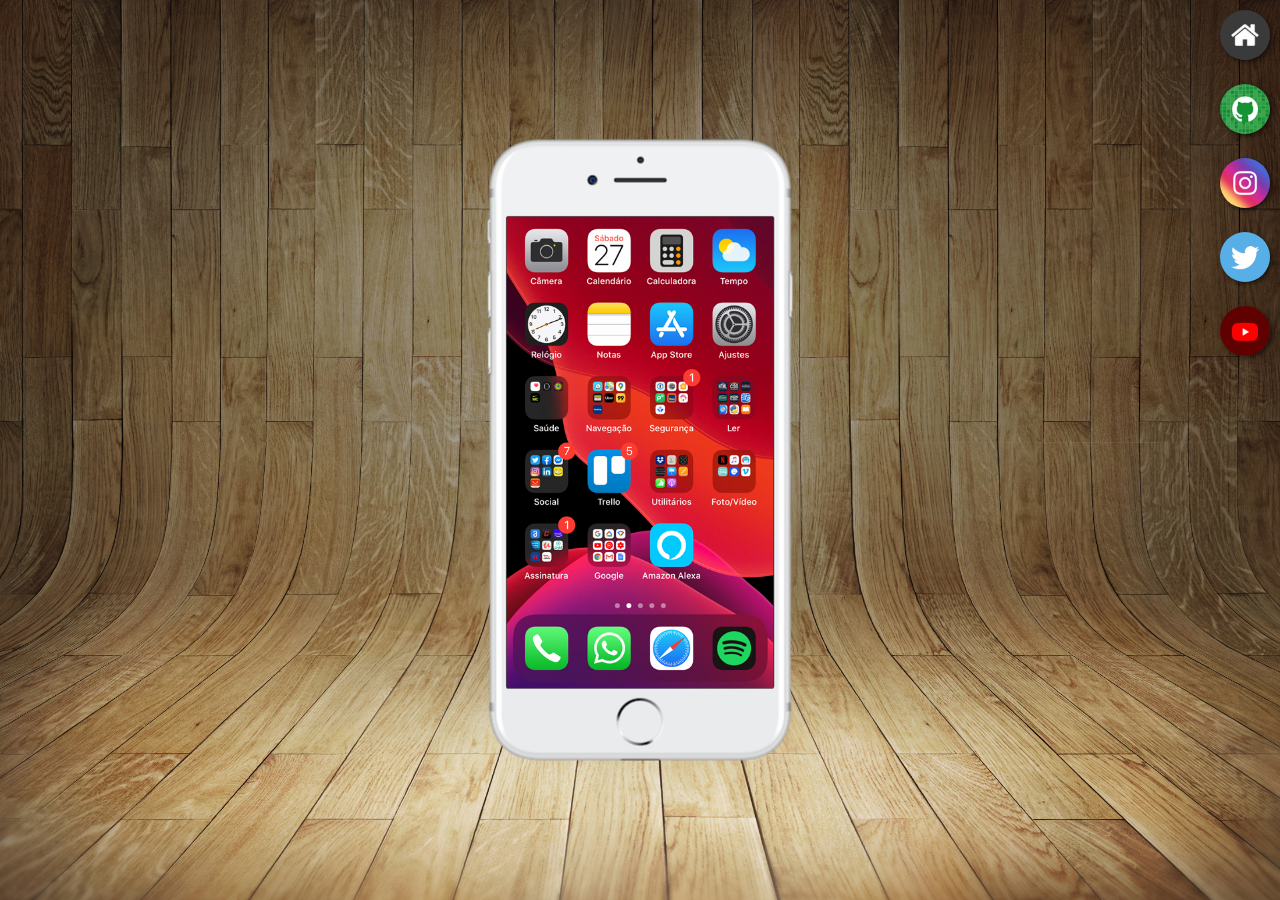
<file: index.html>
<!DOCTYPE html>
<html lang="pt-br">
<head>
    <meta charset="UTF-8">
    <meta http-equiv="X-UA-Compatible" content="IE=edge">
    <meta name="viewport" content="width=device-width, initial-scale=1.0">
    <link rel="shortcut icon" href="images/favicon.ico" type="image/x-icon">
    <link rel="stylesheet" href="styles/style.css">
    <title>Projeto redes sociais</title>
</head>
<body>
    <main>
        <section id="phone">
            <iframe src="home.html" name="screen" id="screen" frameborder="0">
                [your browser does not support the iframe]
            </iframe>

        </section>
        <section id="social-midia">
            <a href="home.html" target="screen"><img src="images/logo-home.jpg" alt="Home"></a> <br>
            <a href="github.html" target="screen"><img src="images/logo-github.jpg" alt="GitHub"></a> <br>
            <a href="instagram.html" target="screen"><img src="images/logo-instagram.jpg" alt="Instagram"></a> <br>
            <a href="twitter.html" target="screen"><img src="images/logo-twitter.jpg" alt="Twitter"></a> <br>
            <a href="youtube.html" target="screen"><img src="images/logo-youtube.jpg" alt="YouTube"></a>
        </section>
    </main>
</body>
</html>
</file>
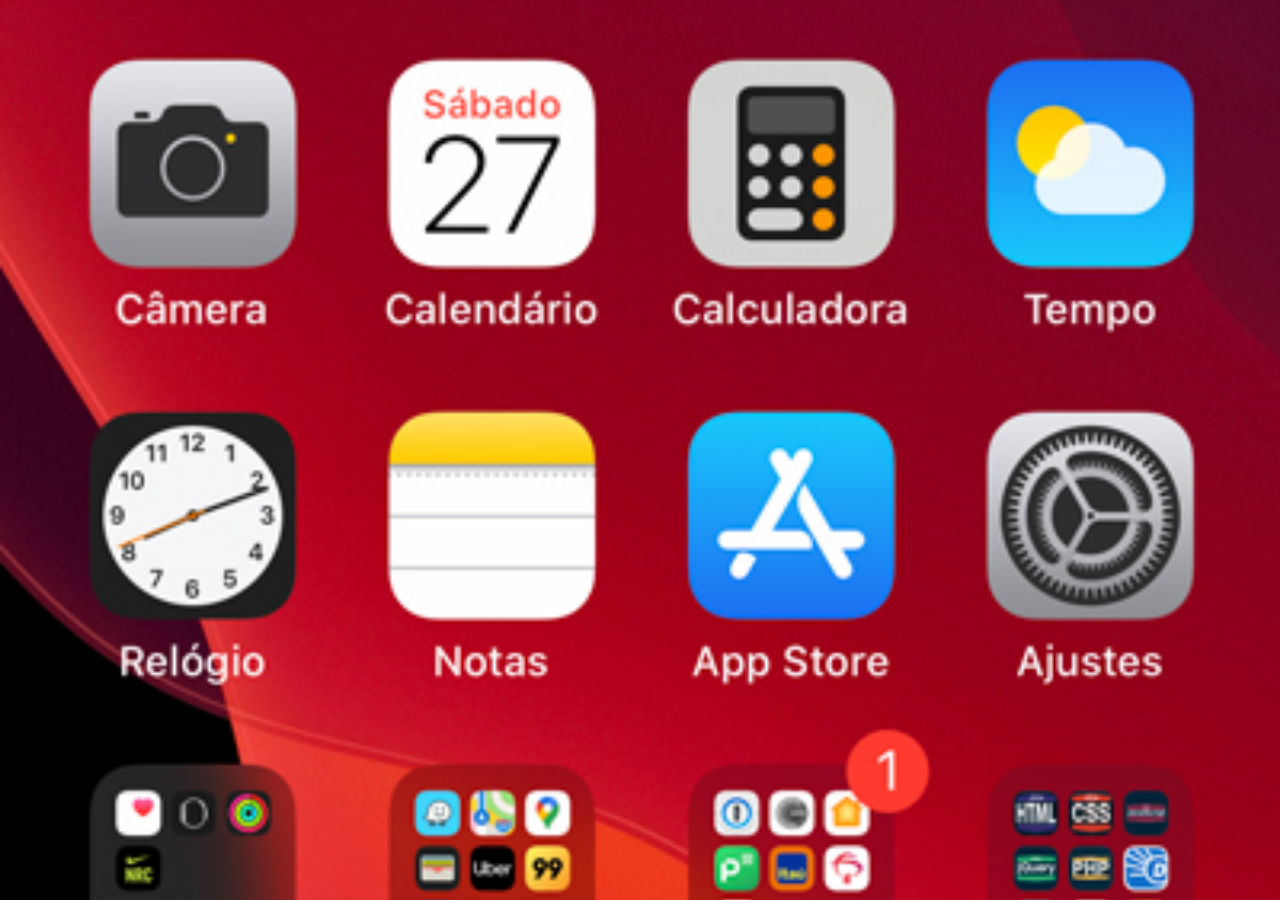
<file: home.html>
<!DOCTYPE html>
<html lang="en">
<head>
    <meta charset="UTF-8">
    <meta http-equiv="X-UA-Compatible" content="IE=edge">
    <meta name="viewport" content="width=device-width, initial-scale=1.0">
    <title>Home</title>
    <style>
        *{
            margin: 0px;
            padding: 0px;
        }

        body{
            width: 100vw;
            height: 100vh;
            background: black url("images/tela-home.jpg") no-repeat top center;
            background-size: cover;
        }
    </style>
</head>
<body>
    
</body>
</html>
</file>
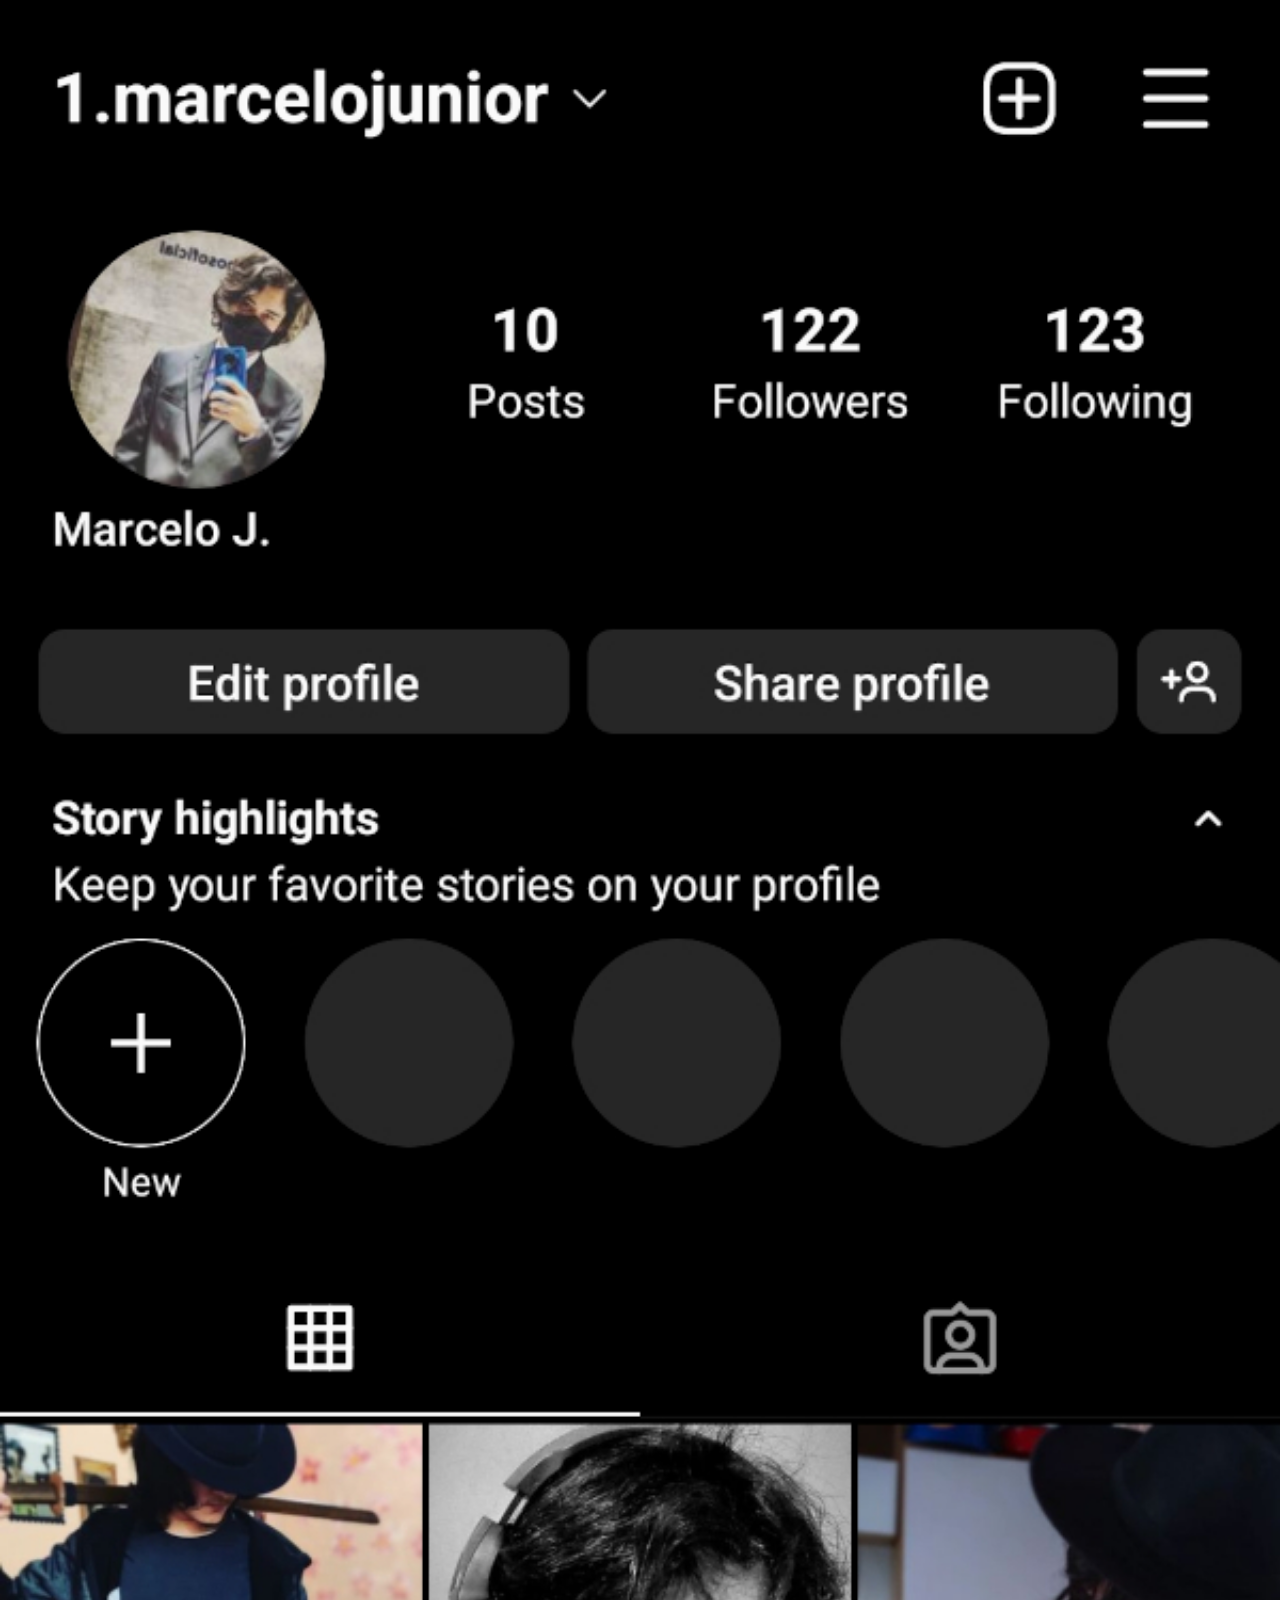
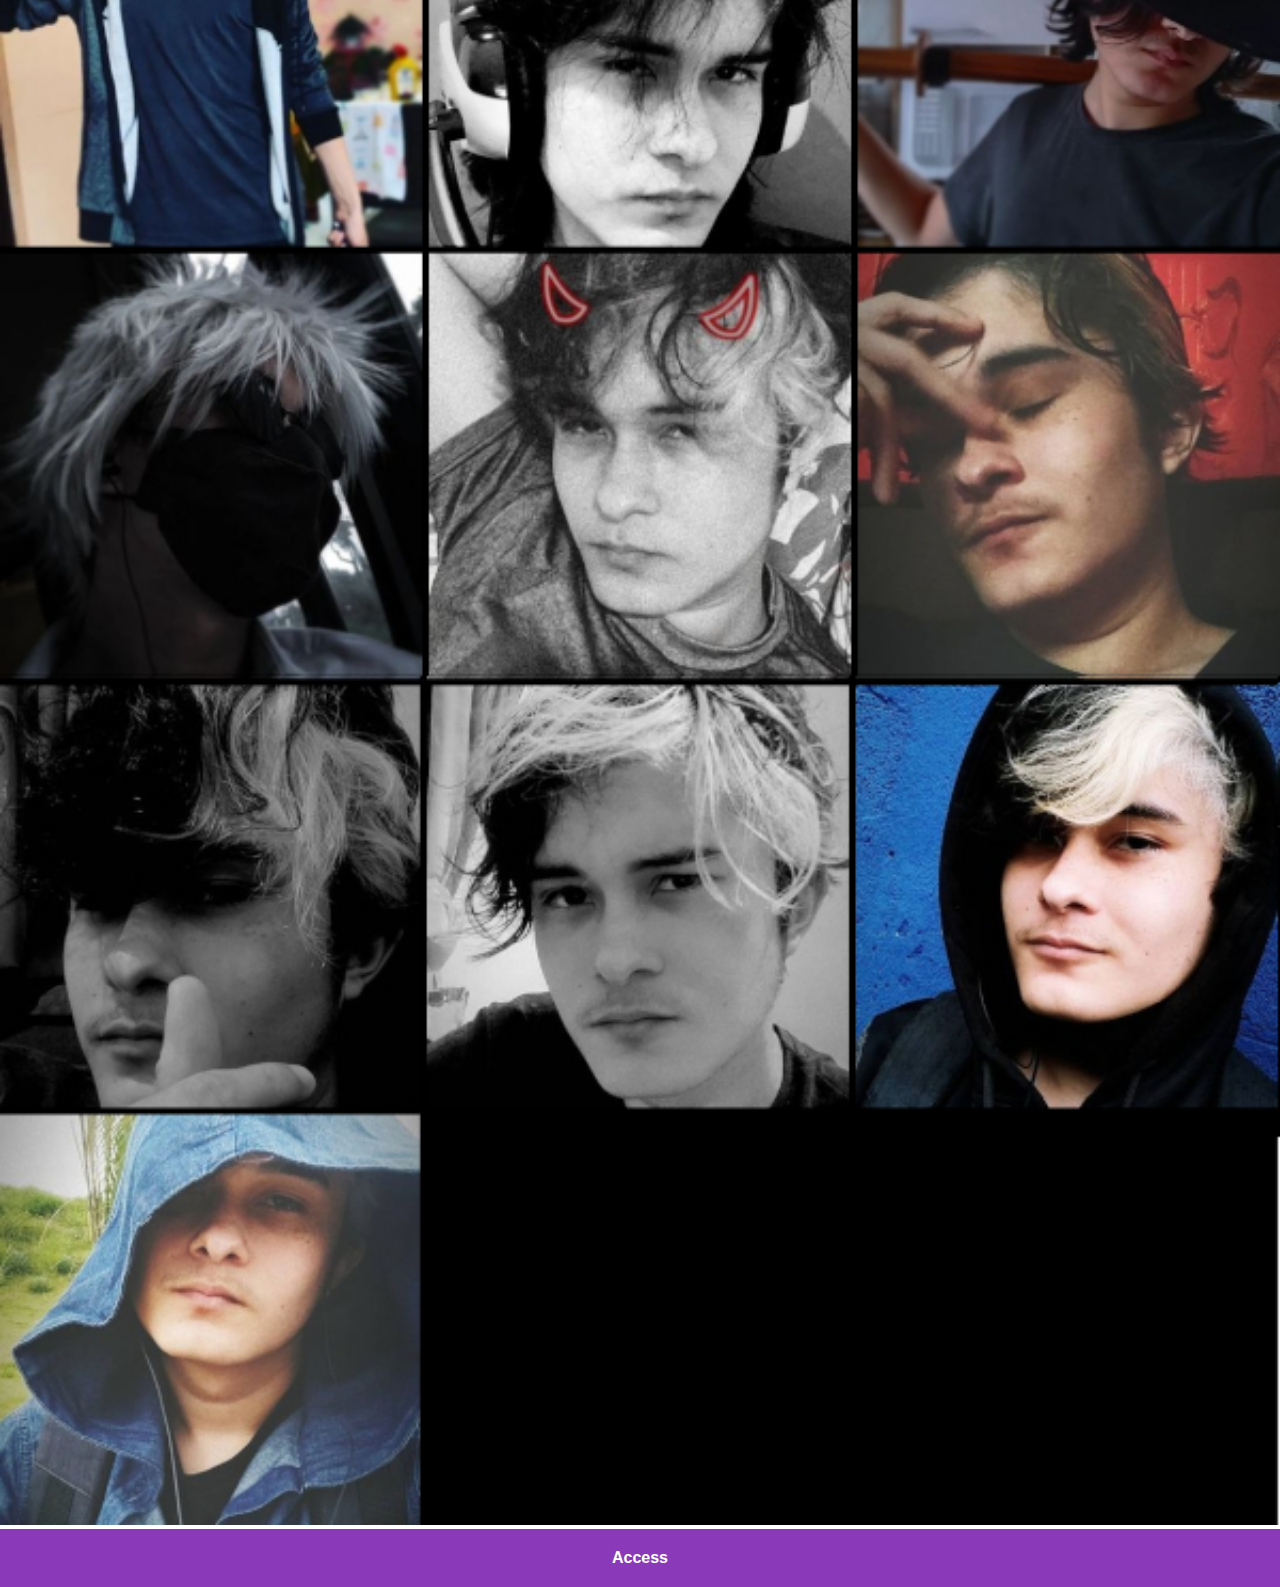
<file: instagram.html>
<!DOCTYPE html>
<html lang="en">
<head>
    <meta charset="UTF-8">
    <meta http-equiv="X-UA-Compatible" content="IE=edge">
    <meta name="viewport" content="width=device-width, initial-scale=1.0">
    <title>Instagram</title>
    <link rel="stylesheet" href="styles/social.css">
    <style>
        a{
            background-color: #8a3ab9;
        }

        a:hover{
            background-color: #e95950;
            transition: background-color 0.7s;
        }
    </style>
</head>
<body>
    <img src="images/screen-instagram.jpg" alt="instagram">
    <a href="https://www.instagram.com/1.marcelojunior/" target="_blank">Access</a>
</body>
</html>
</file>
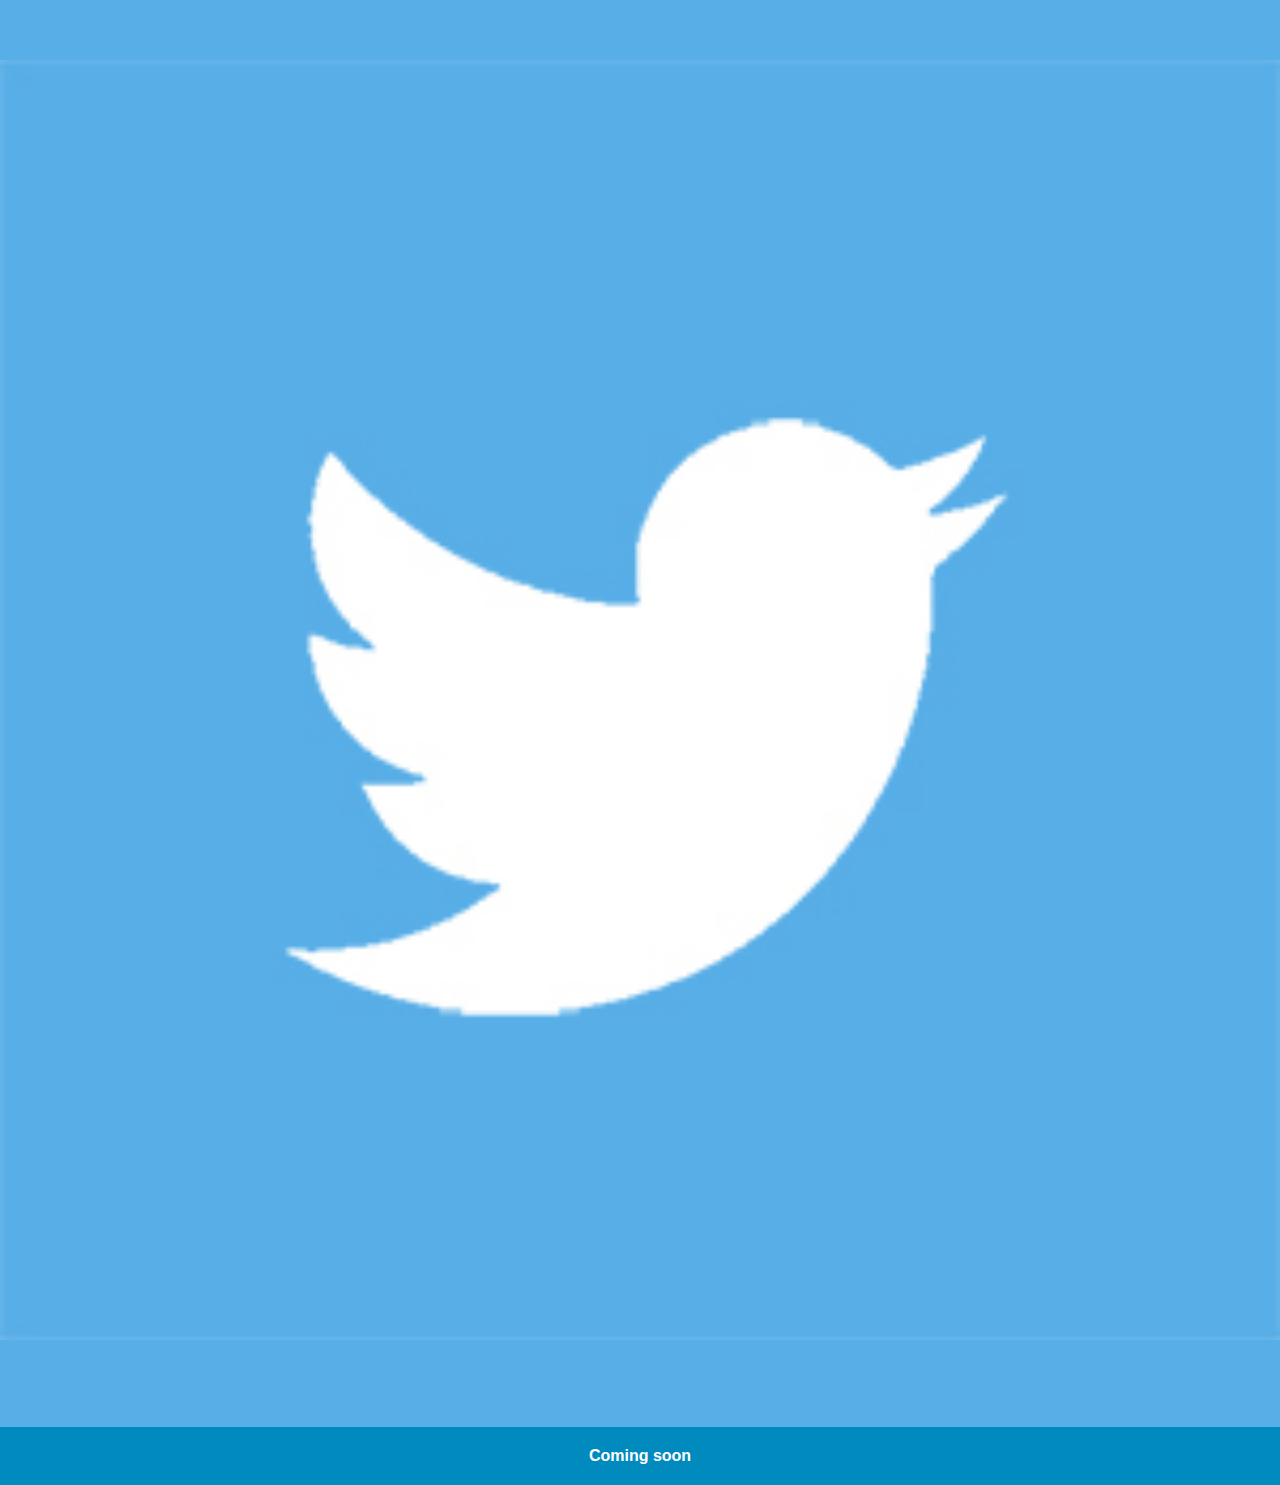
<file: twitter.html>
<!DOCTYPE html>
<html lang="en">
<head>
    <meta charset="UTF-8">
    <meta http-equiv="X-UA-Compatible" content="IE=edge">
    <meta name="viewport" content="width=device-width, initial-scale=1.0">
    <title>Twitter</title>
    <link rel="stylesheet" href="styles/social.css">
    <style>
        body{
            background-color: #58aee7;
        }

        img{
            padding-top: 60px;
            padding-bottom: 83px; 
        }

        a{
            background-color: #008abe;

        }

        a:hover{
            background-color: #00bbff;
            transition: background-color 0.3s;
        }
    </style>
</head>
<body>
    <img src="images/logo-twitter.jpg" alt="twitter">
    <a href="#">Coming soon</a>
</body>
</html>
</file>
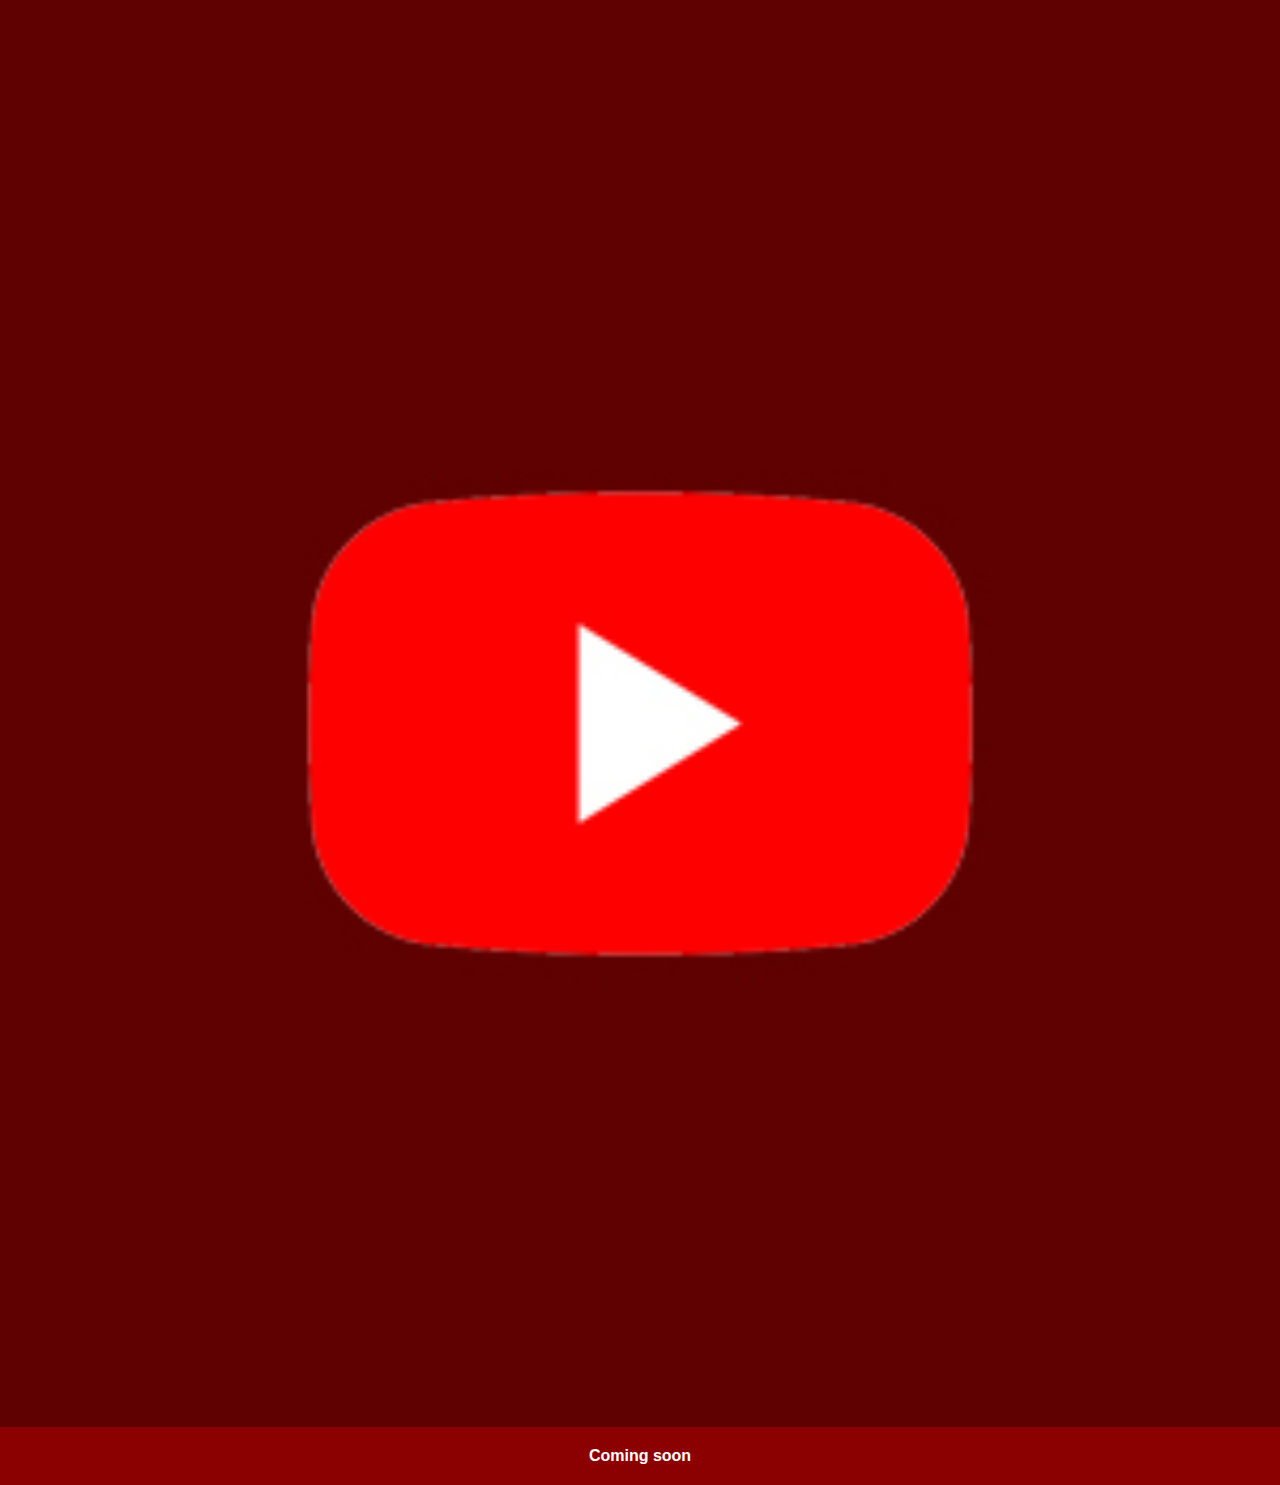
<file: youtube.html>
<!DOCTYPE html>
<html lang="en">
<head>
    <meta charset="UTF-8">
    <meta http-equiv="X-UA-Compatible" content="IE=edge">
    <meta name="viewport" content="width=device-width, initial-scale=1.0">
    <title>Youtube</title>
    <link rel="stylesheet" href="styles/social.css">
    <style>
        body{
            background-color: #5f0101;
        }
        img{
            padding-top: 60px;
            padding-bottom: 83px; 
        }
        a{
            background-color: darkred;
        }

        a:hover{
            background-color: rgb(204, 0, 0);
            transition: background-color 0.3s;
        }
    </style>
</head>
<body>
    <img src="images/logo-youtube.jpg" alt="Youtube">
    <a href="">Coming soon</a>
</body>
</html>
</file>
<file: styles/style.css>
@charset "UTF-8";

*{
    margin: 0;
    padding: 0;
    font-family: Arial, Helvetica, sans-serif;
}

html, body{
    height: 100vh;
    width: 100vw;
    background-color: black;
}

body{
    background: url('../images/fundo-madeira.jpg') no-repeat top center;
    background-size: cover;
    background-attachment: fixed;
}

main{
    height: 100vh;
    position: relative;

}

#phone{
    position: absolute;
    height: 627px;
    width: 311px;
    background: url('../images/frame-iphone.png') no-repeat;
    top: 50%;
    left: 50%;
    transform: translate(-50%, -50%);
}

#screen{
    position: relative;
    top: 80px;
    left: 22px;
    width: 267px;
    height: 472px;
}

#social-midia{
    text-align: right;
}

#social-midia img{
    width: 50px;
    margin: 10px;
    border-radius: 50%;
    box-shadow: 2px 2px 5px rgba(0, 0, 0, 0.596);
    box-sizing: border-box;
}

#social-midia img:hover{
    border: 2px solid rgb(99, 0, 99);
    transform: translate(-3px, -3px);
    box-shadow: 5px 5px 10px rgba(0, 0, 0, 0.596);
    transition: transform 0.3s, border 0.5s;

}
</file>
<file: styles/social.css>
@charset "UTF-8";

*{
    margin: 0px;
    padding: 0px;
    font-family: Arial, Helvetica, sans-serif;
}

::-webkit-scrollbar{
    width: 0px;
    height: 0px;
}

img{
    width: 100vw;
}

a{
    display: block;
    color: white;
    padding: 20px;
    text-align: center;
    font-weight: bolder;
    text-decoration: none;
}
</file>
